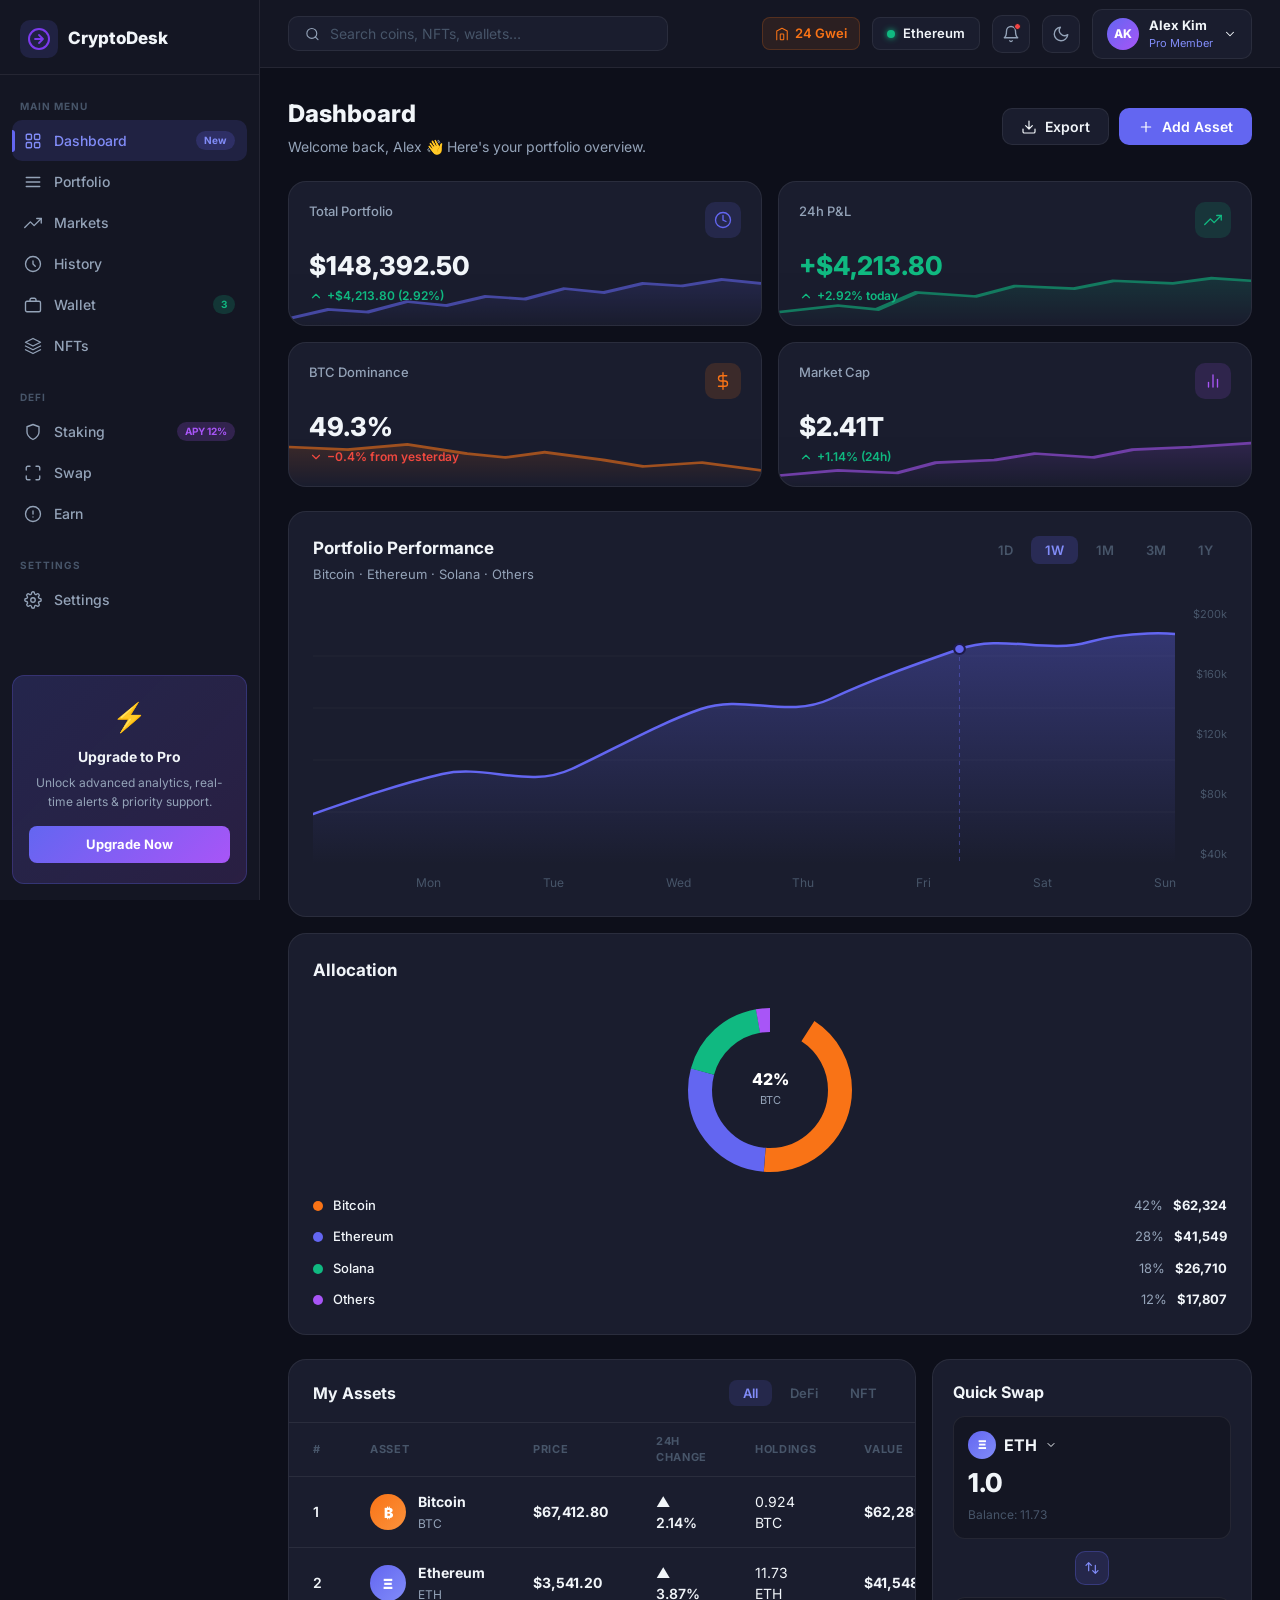
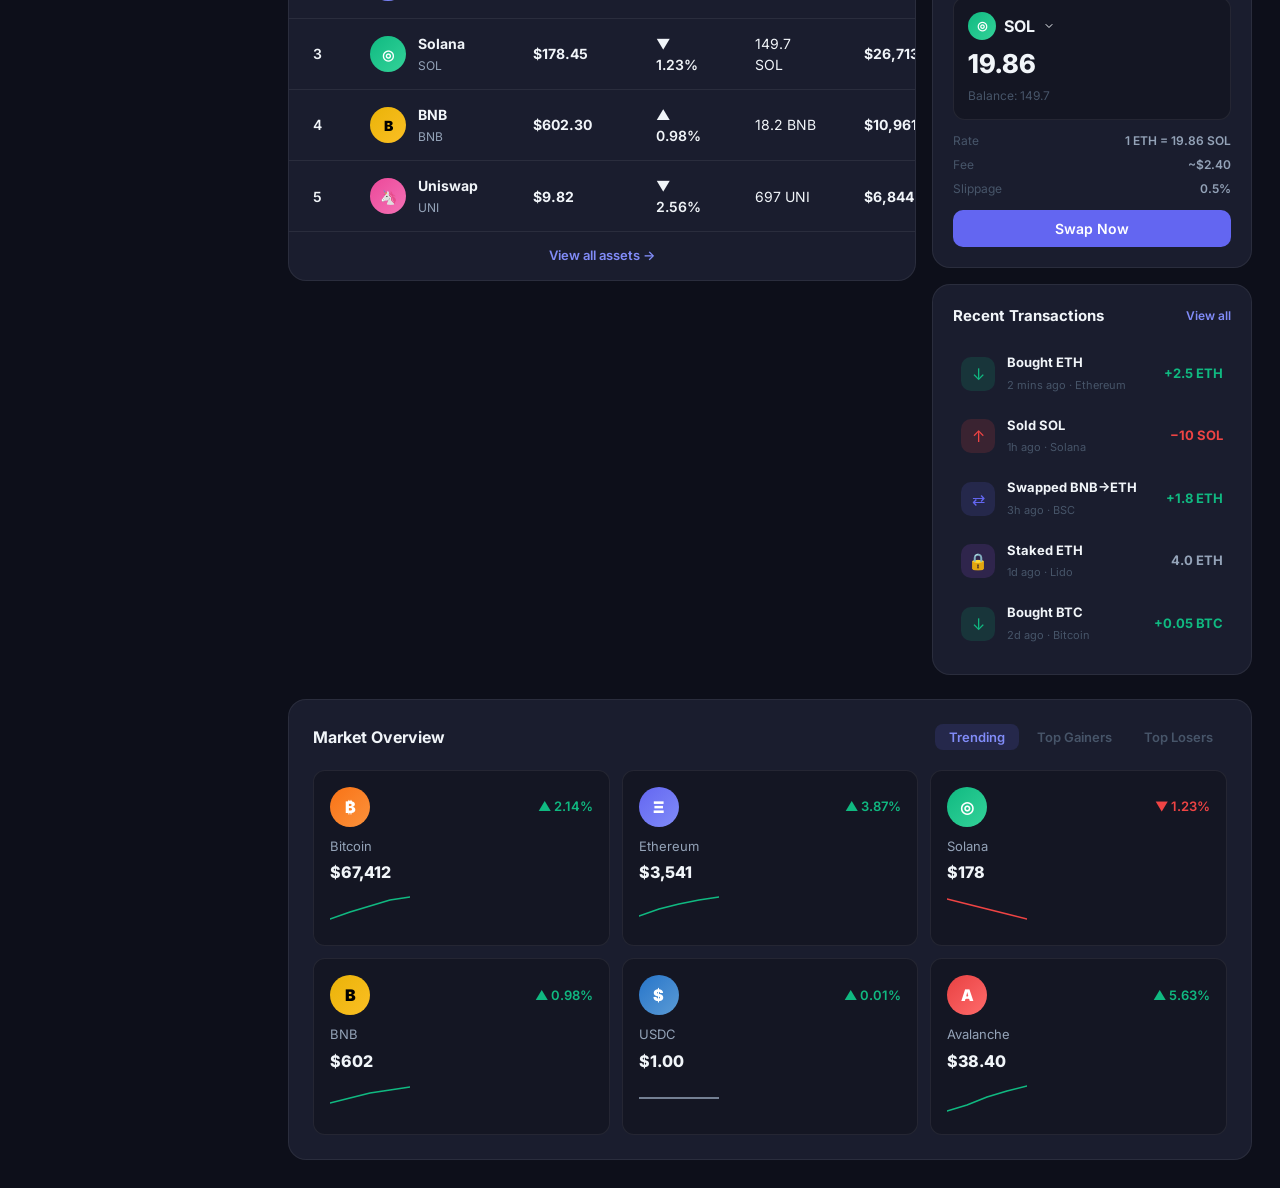
<file: dashboard/index.html>
<!DOCTYPE html>
<html lang="en">
<head>
  <meta charset="UTF-8" />
  <meta name="viewport" content="width=device-width, initial-scale=1.0" />
  <title>CryptoDesk — DeFi Dashboard</title>
  <link rel="preconnect" href="https://fonts.googleapis.com" />
  <link rel="preconnect" href="https://fonts.gstatic.com" crossorigin />
  <link href="https://fonts.googleapis.com/css2?family=Inter:wght@400;500;600;700;800&display=swap" rel="stylesheet" />
  <link rel="stylesheet" href="css/dashboard.css" />
</head>
<body>

<!-- ═══════════════════════════════
     SIDEBAR
═══════════════════════════════ -->
<aside class="sidebar" id="sidebar">
  <!-- Logo -->
  <div class="sidebar__logo">
    <div class="logo-icon">
      <svg width="22" height="22" viewBox="0 0 22 22" fill="none">
        <circle cx="11" cy="11" r="10" stroke="#7c3aed" stroke-width="2"/>
        <path d="M7 11h8M11 7l4 4-4 4" stroke="#7c3aed" stroke-width="1.8" stroke-linecap="round" stroke-linejoin="round"/>
      </svg>
    </div>
    <span class="logo-text">CryptoDesk</span>
    <button class="sidebar__close" id="sidebar-close">✕</button>
  </div>

  <!-- Nav -->
  <nav class="sidebar__nav">
    <div class="nav-group">
      <span class="nav-label">MAIN MENU</span>
      <a href="#" class="nav-item nav-item--active">
        <svg viewBox="0 0 24 24" fill="none"><rect x="3" y="3" width="7" height="7" rx="1.5" stroke="currentColor" stroke-width="1.8"/><rect x="14" y="3" width="7" height="7" rx="1.5" stroke="currentColor" stroke-width="1.8"/><rect x="3" y="14" width="7" height="7" rx="1.5" stroke="currentColor" stroke-width="1.8"/><rect x="14" y="14" width="7" height="7" rx="1.5" stroke="currentColor" stroke-width="1.8"/></svg>
        Dashboard
        <span class="nav-badge">New</span>
      </a>
      <a href="#" class="nav-item">
        <svg viewBox="0 0 24 24" fill="none"><path d="M3 12h18M3 6h18M3 18h18" stroke="currentColor" stroke-width="1.8" stroke-linecap="round"/></svg>
        Portfolio
      </a>
      <a href="#" class="nav-item">
        <svg viewBox="0 0 24 24" fill="none"><polyline points="23 6 13.5 15.5 8.5 10.5 1 18" stroke="currentColor" stroke-width="1.8" stroke-linecap="round" stroke-linejoin="round"/><polyline points="17 6 23 6 23 12" stroke="currentColor" stroke-width="1.8" stroke-linecap="round" stroke-linejoin="round"/></svg>
        Markets
      </a>
      <a href="#" class="nav-item">
        <svg viewBox="0 0 24 24" fill="none"><path d="M12 2a10 10 0 100 20A10 10 0 0012 2z" stroke="currentColor" stroke-width="1.8"/><path d="M12 8v4l3 3" stroke="currentColor" stroke-width="1.8" stroke-linecap="round"/></svg>
        History
      </a>
      <a href="#" class="nav-item">
        <svg viewBox="0 0 24 24" fill="none"><rect x="2" y="7" width="20" height="14" rx="2" stroke="currentColor" stroke-width="1.8"/><path d="M16 7V5a2 2 0 00-2-2h-4a2 2 0 00-2 2v2" stroke="currentColor" stroke-width="1.8" stroke-linecap="round"/></svg>
        Wallet
        <span class="nav-badge nav-badge--green">3</span>
      </a>
      <a href="#" class="nav-item">
        <svg viewBox="0 0 24 24" fill="none"><path d="M12 2L2 7l10 5 10-5-10-5z" stroke="currentColor" stroke-width="1.8" stroke-linecap="round" stroke-linejoin="round"/><path d="M2 17l10 5 10-5M2 12l10 5 10-5" stroke="currentColor" stroke-width="1.8" stroke-linecap="round" stroke-linejoin="round"/></svg>
        NFTs
      </a>
    </div>

    <div class="nav-group">
      <span class="nav-label">DEFI</span>
      <a href="#" class="nav-item">
        <svg viewBox="0 0 24 24" fill="none"><path d="M12 22s8-4 8-10V5l-8-3-8 3v7c0 6 8 10 8 10z" stroke="currentColor" stroke-width="1.8" stroke-linecap="round" stroke-linejoin="round"/></svg>
        Staking
        <span class="nav-badge nav-badge--purple">APY 12%</span>
      </a>
      <a href="#" class="nav-item">
        <svg viewBox="0 0 24 24" fill="none"><path d="M8 3H5a2 2 0 00-2 2v3M21 8V5a2 2 0 00-2-2h-3M3 16v3a2 2 0 002 2h3M16 21h3a2 2 0 002-2v-3" stroke="currentColor" stroke-width="1.8" stroke-linecap="round" stroke-linejoin="round"/></svg>
        Swap
      </a>
      <a href="#" class="nav-item">
        <svg viewBox="0 0 24 24" fill="none"><circle cx="12" cy="12" r="10" stroke="currentColor" stroke-width="1.8"/><path d="M12 8v4M12 16h.01" stroke="currentColor" stroke-width="1.8" stroke-linecap="round"/></svg>
        Earn
      </a>
    </div>

    <div class="nav-group">
      <span class="nav-label">SETTINGS</span>
      <a href="#" class="nav-item">
        <svg viewBox="0 0 24 24" fill="none"><circle cx="12" cy="12" r="3" stroke="currentColor" stroke-width="1.8"/><path d="M19.4 15a1.65 1.65 0 00.33 1.82l.06.06a2 2 0 010 2.83 2 2 0 01-2.83 0l-.06-.06a1.65 1.65 0 00-1.82-.33 1.65 1.65 0 00-1 1.51V21a2 2 0 01-4 0v-.09A1.65 1.65 0 009 19.4a1.65 1.65 0 00-1.82.33l-.06.06a2 2 0 01-2.83-2.83l.06-.06A1.65 1.65 0 004.68 15a1.65 1.65 0 00-1.51-1H3a2 2 0 010-4h.09A1.65 1.65 0 004.6 9a1.65 1.65 0 00-.33-1.82l-.06-.06a2 2 0 012.83-2.83l.06.06A1.65 1.65 0 009 4.68a1.65 1.65 0 001-1.51V3a2 2 0 014 0v.09a1.65 1.65 0 001 1.51 1.65 1.65 0 001.82-.33l.06-.06a2 2 0 012.83 2.83l-.06.06A1.65 1.65 0 0019.4 9a1.65 1.65 0 001.51 1H21a2 2 0 010 4h-.09a1.65 1.65 0 00-1.51 1z" stroke="currentColor" stroke-width="1.8"/></svg>
        Settings
      </a>
    </div>
  </nav>

  <!-- Upgrade Banner -->
  <div class="sidebar__upgrade">
    <div class="upgrade-icon">⚡</div>
    <p class="upgrade-title">Upgrade to Pro</p>
    <p class="upgrade-sub">Unlock advanced analytics, real-time alerts & priority support.</p>
    <a href="#" class="btn-upgrade">Upgrade Now</a>
  </div>
</aside>

<!-- ═══════════════════════════════
     MAIN CONTENT
═══════════════════════════════ -->
<div class="main-wrapper">

  <!-- ── TOPBAR ── -->
  <header class="topbar">
    <div class="topbar__left">
      <button class="hamburger" id="hamburger">
        <span></span><span></span><span></span>
      </button>
      <div class="topbar__search">
        <svg width="16" height="16" viewBox="0 0 24 24" fill="none"><circle cx="11" cy="11" r="8" stroke="currentColor" stroke-width="1.8"/><path d="M21 21l-4.35-4.35" stroke="currentColor" stroke-width="1.8" stroke-linecap="round"/></svg>
        <input type="text" placeholder="Search coins, NFTs, wallets…" />
      </div>
    </div>

    <div class="topbar__right">
      <!-- Gas -->
      <div class="topbar__gas">
        <svg width="14" height="14" viewBox="0 0 24 24" fill="none"><path d="M3 22V7l9-5 9 5v15" stroke="#f97316" stroke-width="1.8" stroke-linecap="round" stroke-linejoin="round"/><rect x="9" y="12" width="6" height="10" rx="1" stroke="#f97316" stroke-width="1.8"/></svg>
        <span id="gas-price">24 Gwei</span>
      </div>

      <!-- Network -->
      <div class="topbar__network">
        <span class="network-dot"></span>
        Ethereum
      </div>

      <!-- Notifications -->
      <button class="topbar__icon-btn" aria-label="Notifications">
        <svg width="18" height="18" viewBox="0 0 24 24" fill="none"><path d="M18 8A6 6 0 006 8c0 7-3 9-3 9h18s-3-2-3-9" stroke="currentColor" stroke-width="1.8" stroke-linecap="round" stroke-linejoin="round"/><path d="M13.73 21a2 2 0 01-3.46 0" stroke="currentColor" stroke-width="1.8" stroke-linecap="round" stroke-linejoin="round"/></svg>
        <span class="notif-dot"></span>
      </button>

      <!-- Theme -->
      <button class="topbar__icon-btn" id="theme-toggle" aria-label="Toggle theme">
        <svg width="18" height="18" viewBox="0 0 24 24" fill="none"><path d="M21 12.79A9 9 0 1111.21 3 7 7 0 0021 12.79z" stroke="currentColor" stroke-width="1.8" stroke-linecap="round" stroke-linejoin="round"/></svg>
      </button>

      <!-- User -->
      <div class="topbar__user">
        <div class="user-avatar">AK</div>
        <div class="user-info">
          <span class="user-name">Alex Kim</span>
          <span class="user-tag">Pro Member</span>
        </div>
        <svg width="14" height="14" viewBox="0 0 24 24" fill="none"><polyline points="6 9 12 15 18 9" stroke="currentColor" stroke-width="1.8" stroke-linecap="round" stroke-linejoin="round"/></svg>
      </div>
    </div>
  </header>

  <!-- ── PAGE CONTENT ── -->
  <main class="page-content">

    <!-- Page Title -->
    <div class="page-title">
      <div>
        <h1>Dashboard</h1>
        <p>Welcome back, Alex 👋 Here's your portfolio overview.</p>
      </div>
      <div class="page-title__actions">
        <button class="btn btn--outline">
          <svg width="16" height="16" viewBox="0 0 24 24" fill="none"><path d="M21 15v4a2 2 0 01-2 2H5a2 2 0 01-2-2v-4M7 10l5 5 5-5M12 15V3" stroke="currentColor" stroke-width="1.8" stroke-linecap="round" stroke-linejoin="round"/></svg>
          Export
        </button>
        <button class="btn btn--primary">
          <svg width="16" height="16" viewBox="0 0 24 24" fill="none"><line x1="12" y1="5" x2="12" y2="19" stroke="currentColor" stroke-width="1.8" stroke-linecap="round"/><line x1="5" y1="12" x2="19" y2="12" stroke="currentColor" stroke-width="1.8" stroke-linecap="round"/></svg>
          Add Asset
        </button>
      </div>
    </div>

    <!-- ─ STAT CARDS ─ -->
    <div class="stat-cards">
      <div class="stat-card">
        <div class="stat-card__header">
          <span class="stat-card__label">Total Portfolio</span>
          <div class="stat-card__icon stat-card__icon--blue">
            <svg viewBox="0 0 24 24" fill="none"><path d="M12 2a10 10 0 100 20A10 10 0 0012 2z" stroke="currentColor" stroke-width="1.8"/><path d="M12 6v6l4 2" stroke="currentColor" stroke-width="1.8" stroke-linecap="round"/></svg>
          </div>
        </div>
        <div class="stat-card__value" id="total-portfolio">$148,392.50</div>
        <div class="stat-card__change stat-card__change--up">
          <svg viewBox="0 0 24 24" fill="none" width="14" height="14"><polyline points="18 15 12 9 6 15" stroke="currentColor" stroke-width="2" stroke-linecap="round" stroke-linejoin="round"/></svg>
          +$4,213.80 (2.92%)
        </div>
        <div class="stat-card__sparkline">
          <svg viewBox="0 0 120 40" fill="none" preserveAspectRatio="none">
            <defs><linearGradient id="sg1" x1="0" y1="0" x2="0" y2="1"><stop offset="0%" stop-color="#6366f1" stop-opacity="0.25"/><stop offset="100%" stop-color="#6366f1" stop-opacity="0"/></linearGradient></defs>
            <path d="M0 35 L10 28 L20 30 L30 22 L40 25 L50 18 L60 20 L70 12 L80 15 L90 8 L100 10 L110 5 L120 8" stroke="#6366f1" stroke-width="2" fill="none" stroke-linecap="round"/>
            <path d="M0 35 L10 28 L20 30 L30 22 L40 25 L50 18 L60 20 L70 12 L80 15 L90 8 L100 10 L110 5 L120 8 L120 40 L0 40Z" fill="url(#sg1)"/>
          </svg>
        </div>
      </div>

      <div class="stat-card">
        <div class="stat-card__header">
          <span class="stat-card__label">24h P&amp;L</span>
          <div class="stat-card__icon stat-card__icon--green">
            <svg viewBox="0 0 24 24" fill="none"><polyline points="23 6 13.5 15.5 8.5 10.5 1 18" stroke="currentColor" stroke-width="1.8" stroke-linecap="round" stroke-linejoin="round"/><polyline points="17 6 23 6 23 12" stroke="currentColor" stroke-width="1.8" stroke-linecap="round" stroke-linejoin="round"/></svg>
          </div>
        </div>
        <div class="stat-card__value stat-card__value--green">+$4,213.80</div>
        <div class="stat-card__change stat-card__change--up">
          <svg viewBox="0 0 24 24" fill="none" width="14" height="14"><polyline points="18 15 12 9 6 15" stroke="currentColor" stroke-width="2" stroke-linecap="round" stroke-linejoin="round"/></svg>
          +2.92% today
        </div>
        <div class="stat-card__sparkline">
          <svg viewBox="0 0 120 40" fill="none" preserveAspectRatio="none">
            <defs><linearGradient id="sg2" x1="0" y1="0" x2="0" y2="1"><stop offset="0%" stop-color="#10b981" stop-opacity="0.25"/><stop offset="100%" stop-color="#10b981" stop-opacity="0"/></linearGradient></defs>
            <path d="M0 30 L15 25 L25 28 L35 15 L50 18 L60 10 L75 12 L85 6 L100 8 L110 4 L120 6" stroke="#10b981" stroke-width="2" fill="none" stroke-linecap="round"/>
            <path d="M0 30 L15 25 L25 28 L35 15 L50 18 L60 10 L75 12 L85 6 L100 8 L110 4 L120 6 L120 40 L0 40Z" fill="url(#sg2)"/>
          </svg>
        </div>
      </div>

      <div class="stat-card">
        <div class="stat-card__header">
          <span class="stat-card__label">BTC Dominance</span>
          <div class="stat-card__icon stat-card__icon--orange">
            <svg viewBox="0 0 24 24" fill="none"><path d="M12 1v22M17 5H9.5a3.5 3.5 0 000 7h5a3.5 3.5 0 010 7H6" stroke="currentColor" stroke-width="1.8" stroke-linecap="round" stroke-linejoin="round"/></svg>
          </div>
        </div>
        <div class="stat-card__value">49.3%</div>
        <div class="stat-card__change stat-card__change--down">
          <svg viewBox="0 0 24 24" fill="none" width="14" height="14"><polyline points="6 9 12 15 18 9" stroke="currentColor" stroke-width="2" stroke-linecap="round" stroke-linejoin="round"/></svg>
          −0.4% from yesterday
        </div>
        <div class="stat-card__sparkline">
          <svg viewBox="0 0 120 40" fill="none" preserveAspectRatio="none">
            <defs><linearGradient id="sg3" x1="0" y1="0" x2="0" y2="1"><stop offset="0%" stop-color="#f97316" stop-opacity="0.25"/><stop offset="100%" stop-color="#f97316" stop-opacity="0"/></linearGradient></defs>
            <path d="M0 10 L15 12 L30 8 L45 15 L55 18 L65 14 L80 20 L90 25 L105 22 L120 28" stroke="#f97316" stroke-width="2" fill="none" stroke-linecap="round"/>
            <path d="M0 10 L15 12 L30 8 L45 15 L55 18 L65 14 L80 20 L90 25 L105 22 L120 28 L120 40 L0 40Z" fill="url(#sg3)"/>
          </svg>
        </div>
      </div>

      <div class="stat-card">
        <div class="stat-card__header">
          <span class="stat-card__label">Market Cap</span>
          <div class="stat-card__icon stat-card__icon--purple">
            <svg viewBox="0 0 24 24" fill="none"><line x1="18" y1="20" x2="18" y2="10" stroke="currentColor" stroke-width="1.8" stroke-linecap="round"/><line x1="12" y1="20" x2="12" y2="4" stroke="currentColor" stroke-width="1.8" stroke-linecap="round"/><line x1="6" y1="20" x2="6" y2="14" stroke="currentColor" stroke-width="1.8" stroke-linecap="round"/></svg>
          </div>
        </div>
        <div class="stat-card__value">$2.41T</div>
        <div class="stat-card__change stat-card__change--up">
          <svg viewBox="0 0 24 24" fill="none" width="14" height="14"><polyline points="18 15 12 9 6 15" stroke="currentColor" stroke-width="2" stroke-linecap="round" stroke-linejoin="round"/></svg>
          +1.14% (24h)
        </div>
        <div class="stat-card__sparkline">
          <svg viewBox="0 0 120 40" fill="none" preserveAspectRatio="none">
            <defs><linearGradient id="sg4" x1="0" y1="0" x2="0" y2="1"><stop offset="0%" stop-color="#a855f7" stop-opacity="0.25"/><stop offset="100%" stop-color="#a855f7" stop-opacity="0"/></linearGradient></defs>
            <path d="M0 32 L15 28 L30 30 L40 22 L55 20 L65 15 L80 18 L90 12 L105 10 L120 7" stroke="#a855f7" stroke-width="2" fill="none" stroke-linecap="round"/>
            <path d="M0 32 L15 28 L30 30 L40 22 L55 20 L65 15 L80 18 L90 12 L105 10 L120 7 L120 40 L0 40Z" fill="url(#sg4)"/>
          </svg>
        </div>
      </div>
    </div>

    <!-- ─ CHART + ALLOCATION ─ -->
    <div class="chart-section">
      <!-- Main Chart -->
      <div class="chart-card">
        <div class="chart-card__header">
          <div>
            <h2 class="chart-card__title">Portfolio Performance</h2>
            <p class="chart-card__sub">Bitcoin · Ethereum · Solana · Others</p>
          </div>
          <div class="chart-tabs">
            <button class="chart-tab">1D</button>
            <button class="chart-tab chart-tab--active">1W</button>
            <button class="chart-tab">1M</button>
            <button class="chart-tab">3M</button>
            <button class="chart-tab">1Y</button>
          </div>
        </div>

        <!-- SVG Chart -->
        <div class="chart-wrap">
          <svg id="main-chart" viewBox="0 0 800 260" preserveAspectRatio="none" fill="none">
            <defs>
              <linearGradient id="chartGrad" x1="0" y1="0" x2="0" y2="1">
                <stop offset="0%" stop-color="#6366f1" stop-opacity="0.35"/>
                <stop offset="100%" stop-color="#6366f1" stop-opacity="0"/>
              </linearGradient>
            </defs>
            <!-- Grid lines -->
            <line x1="0" y1="52" x2="800" y2="52" stroke="#ffffff08" stroke-width="1"/>
            <line x1="0" y1="104" x2="800" y2="104" stroke="#ffffff08" stroke-width="1"/>
            <line x1="0" y1="156" x2="800" y2="156" stroke="#ffffff08" stroke-width="1"/>
            <line x1="0" y1="208" x2="800" y2="208" stroke="#ffffff08" stroke-width="1"/>
            <!-- Area -->
            <path id="chart-area" d="M0 210 C40 195,80 180,120 170 C160 160,200 185,240 165 C280 145,320 120,360 105 C400 90,440 115,480 95 C520 75,560 60,600 45 C640 30,680 50,720 38 C760 26,800 30,800 30 L800 260 L0 260 Z" fill="url(#chartGrad)"/>
            <!-- Line -->
            <path id="chart-line" d="M0 210 C40 195,80 180,120 170 C160 160,200 185,240 165 C280 145,320 120,360 105 C400 90,440 115,480 95 C520 75,560 60,600 45 C640 30,680 50,720 38 C760 26,800 30,800 30" stroke="#6366f1" stroke-width="2.5" stroke-linecap="round"/>
            <!-- Tooltip dot -->
            <circle cx="600" cy="45" r="5" fill="#6366f1" stroke="#1e1b4b" stroke-width="2"/>
            <line x1="600" y1="45" x2="600" y2="260" stroke="#6366f1" stroke-width="1" stroke-dasharray="4 4" opacity="0.4"/>
          </svg>
          <!-- Y labels -->
          <div class="chart-y-labels">
            <span>$200k</span>
            <span>$160k</span>
            <span>$120k</span>
            <span>$80k</span>
            <span>$40k</span>
          </div>
        </div>

        <!-- X axis labels -->
        <div class="chart-x-labels">
          <span>Mon</span><span>Tue</span><span>Wed</span><span>Thu</span><span>Fri</span><span>Sat</span><span>Sun</span>
        </div>
      </div>

      <!-- Allocation -->
      <div class="allocation-card">
        <h2 class="chart-card__title">Allocation</h2>
        <div class="donut-wrap">
          <svg viewBox="0 0 180 180" class="donut-chart">
            <!-- BTC 42% -->
            <circle cx="90" cy="90" r="70" fill="none" stroke="#f97316" stroke-width="24" stroke-dasharray="184.93 439.82" stroke-dashoffset="-40" transform="rotate(-90 90 90)"/>
            <!-- ETH 28% -->
            <circle cx="90" cy="90" r="70" fill="none" stroke="#6366f1" stroke-width="24" stroke-dasharray="123.15 501.60" stroke-dashoffset="-225" transform="rotate(-90 90 90)"/>
            <!-- SOL 18% -->
            <circle cx="90" cy="90" r="70" fill="none" stroke="#10b981" stroke-width="24" stroke-dasharray="79.17 545.58" stroke-dashoffset="-348" transform="rotate(-90 90 90)"/>
            <!-- Others 12% -->
            <circle cx="90" cy="90" r="70" fill="none" stroke="#a855f7" stroke-width="24" stroke-dasharray="52.78 571.97" stroke-dashoffset="-427" transform="rotate(-90 90 90)"/>
            <text x="90" y="85" text-anchor="middle" fill="white" font-size="16" font-weight="800" font-family="Inter">42%</text>
            <text x="90" y="104" text-anchor="middle" fill="#94a3b8" font-size="11" font-family="Inter">BTC</text>
          </svg>
        </div>
        <ul class="alloc-list">
          <li class="alloc-item">
            <span class="alloc-dot" style="background:#f97316"></span>
            <span class="alloc-name">Bitcoin</span>
            <span class="alloc-pct">42%</span>
            <span class="alloc-val">$62,324</span>
          </li>
          <li class="alloc-item">
            <span class="alloc-dot" style="background:#6366f1"></span>
            <span class="alloc-name">Ethereum</span>
            <span class="alloc-pct">28%</span>
            <span class="alloc-val">$41,549</span>
          </li>
          <li class="alloc-item">
            <span class="alloc-dot" style="background:#10b981"></span>
            <span class="alloc-name">Solana</span>
            <span class="alloc-pct">18%</span>
            <span class="alloc-val">$26,710</span>
          </li>
          <li class="alloc-item">
            <span class="alloc-dot" style="background:#a855f7"></span>
            <span class="alloc-name">Others</span>
            <span class="alloc-pct">12%</span>
            <span class="alloc-val">$17,807</span>
          </li>
        </ul>
      </div>
    </div>

    <!-- ─ ASSETS TABLE + TRANSACTIONS ─ -->
    <div class="bottom-section">

      <!-- Assets Table -->
      <div class="assets-card">
        <div class="assets-card__header">
          <h2>My Assets</h2>
          <div class="assets-filter">
            <button class="filter-btn filter-btn--active">All</button>
            <button class="filter-btn">DeFi</button>
            <button class="filter-btn">NFT</button>
          </div>
        </div>

        <table class="assets-table">
          <thead>
            <tr>
              <th>#</th>
              <th>Asset</th>
              <th>Price</th>
              <th>24h Change</th>
              <th>Holdings</th>
              <th>Value</th>
              <th>7D Chart</th>
              <th></th>
            </tr>
          </thead>
          <tbody id="assets-tbody">
            <tr>
              <td class="rank">1</td>
              <td class="asset-name">
                <div class="coin-icon coin-icon--btc">₿</div>
                <div><strong>Bitcoin</strong><span>BTC</span></div>
              </td>
              <td class="price" data-id="btc">$67,412.80</td>
              <td class="change change--up">▲ 2.14%</td>
              <td>0.924 BTC</td>
              <td class="value">$62,289.33</td>
              <td><svg class="mini-chart" viewBox="0 0 80 30" fill="none"><path d="M0 25 L10 20 L20 22 L30 14 L40 16 L50 8 L60 10 L70 4 L80 6" stroke="#10b981" stroke-width="1.5" fill="none" stroke-linecap="round"/></svg></td>
              <td><button class="trade-btn">Trade</button></td>
            </tr>
            <tr>
              <td class="rank">2</td>
              <td class="asset-name">
                <div class="coin-icon coin-icon--eth">Ξ</div>
                <div><strong>Ethereum</strong><span>ETH</span></div>
              </td>
              <td class="price" data-id="eth">$3,541.20</td>
              <td class="change change--up">▲ 3.87%</td>
              <td>11.73 ETH</td>
              <td class="value">$41,548.28</td>
              <td><svg class="mini-chart" viewBox="0 0 80 30" fill="none"><path d="M0 22 L10 18 L20 20 L30 10 L40 14 L50 6 L60 9 L70 3 L80 5" stroke="#10b981" stroke-width="1.5" fill="none" stroke-linecap="round"/></svg></td>
              <td><button class="trade-btn">Trade</button></td>
            </tr>
            <tr>
              <td class="rank">3</td>
              <td class="asset-name">
                <div class="coin-icon coin-icon--sol">◎</div>
                <div><strong>Solana</strong><span>SOL</span></div>
              </td>
              <td class="price" data-id="sol">$178.45</td>
              <td class="change change--down">▼ 1.23%</td>
              <td>149.7 SOL</td>
              <td class="value">$26,713.97</td>
              <td><svg class="mini-chart" viewBox="0 0 80 30" fill="none"><path d="M0 8 L10 12 L20 10 L30 18 L40 15 L50 22 L60 18 L70 24 L80 20" stroke="#ef4444" stroke-width="1.5" fill="none" stroke-linecap="round"/></svg></td>
              <td><button class="trade-btn">Trade</button></td>
            </tr>
            <tr>
              <td class="rank">4</td>
              <td class="asset-name">
                <div class="coin-icon coin-icon--bnb">B</div>
                <div><strong>BNB</strong><span>BNB</span></div>
              </td>
              <td class="price" data-id="bnb">$602.30</td>
              <td class="change change--up">▲ 0.98%</td>
              <td>18.2 BNB</td>
              <td class="value">$10,961.86</td>
              <td><svg class="mini-chart" viewBox="0 0 80 30" fill="none"><path d="M0 20 L10 16 L20 18 L30 12 L40 14 L50 8 L60 11 L70 6 L80 8" stroke="#10b981" stroke-width="1.5" fill="none" stroke-linecap="round"/></svg></td>
              <td><button class="trade-btn">Trade</button></td>
            </tr>
            <tr>
              <td class="rank">5</td>
              <td class="asset-name">
                <div class="coin-icon coin-icon--uni">🦄</div>
                <div><strong>Uniswap</strong><span>UNI</span></div>
              </td>
              <td class="price" data-id="uni">$9.82</td>
              <td class="change change--down">▼ 2.56%</td>
              <td>697 UNI</td>
              <td class="value">$6,844.54</td>
              <td><svg class="mini-chart" viewBox="0 0 80 30" fill="none"><path d="M0 10 L10 14 L20 12 L30 20 L40 17 L50 24 L60 20 L70 26 L80 22" stroke="#ef4444" stroke-width="1.5" fill="none" stroke-linecap="round"/></svg></td>
              <td><button class="trade-btn">Trade</button></td>
            </tr>
          </tbody>
        </table>
        <a href="#" class="view-all">View all assets →</a>
      </div>

      <!-- Right column -->
      <div class="right-column">

        <!-- Quick Swap -->
        <div class="swap-card">
          <h2>Quick Swap</h2>
          <div class="swap-from">
            <div class="swap-token">
              <div class="coin-icon coin-icon--eth" style="width:28px;height:28px;font-size:12px">Ξ</div>
              <span>ETH</span>
              <svg width="12" height="12" viewBox="0 0 24 24" fill="none"><polyline points="6 9 12 15 18 9" stroke="currentColor" stroke-width="2" stroke-linecap="round" stroke-linejoin="round"/></svg>
            </div>
            <input type="number" class="swap-input" value="1.0" placeholder="0.0"/>
            <span class="swap-balance">Balance: 11.73</span>
          </div>

          <div class="swap-arrow-row">
            <button class="swap-arrow-btn" id="swap-flip">
              <svg width="16" height="16" viewBox="0 0 24 24" fill="none"><path d="M7 16V4M7 4L3 8M7 4l4 4M17 8v12M17 20l4-4M17 20l-4-4" stroke="currentColor" stroke-width="1.8" stroke-linecap="round" stroke-linejoin="round"/></svg>
            </button>
          </div>

          <div class="swap-from">
            <div class="swap-token">
              <div class="coin-icon coin-icon--sol" style="width:28px;height:28px;font-size:12px">◎</div>
              <span>SOL</span>
              <svg width="12" height="12" viewBox="0 0 24 24" fill="none"><polyline points="6 9 12 15 18 9" stroke="currentColor" stroke-width="2" stroke-linecap="round" stroke-linejoin="round"/></svg>
            </div>
            <input type="number" class="swap-input" value="19.86" placeholder="0.0"/>
            <span class="swap-balance">Balance: 149.7</span>
          </div>

          <div class="swap-details">
            <div class="swap-detail-row"><span>Rate</span><span>1 ETH = 19.86 SOL</span></div>
            <div class="swap-detail-row"><span>Fee</span><span>~$2.40</span></div>
            <div class="swap-detail-row"><span>Slippage</span><span>0.5%</span></div>
          </div>

          <button class="btn btn--primary btn--full">Swap Now</button>
        </div>

        <!-- Recent Transactions -->
        <div class="tx-card">
          <div class="tx-card__header">
            <h2>Recent Transactions</h2>
            <a href="#" class="view-all-link">View all</a>
          </div>
          <ul class="tx-list">
            <li class="tx-item">
              <div class="tx-icon tx-icon--buy">↓</div>
              <div class="tx-info">
                <strong>Bought ETH</strong>
                <span>2 mins ago · Ethereum</span>
              </div>
              <div class="tx-amount tx-amount--buy">+2.5 ETH</div>
            </li>
            <li class="tx-item">
              <div class="tx-icon tx-icon--sell">↑</div>
              <div class="tx-info">
                <strong>Sold SOL</strong>
                <span>1h ago · Solana</span>
              </div>
              <div class="tx-amount tx-amount--sell">−10 SOL</div>
            </li>
            <li class="tx-item">
              <div class="tx-icon tx-icon--swap">⇄</div>
              <div class="tx-info">
                <strong>Swapped BNB→ETH</strong>
                <span>3h ago · BSC</span>
              </div>
              <div class="tx-amount tx-amount--buy">+1.8 ETH</div>
            </li>
            <li class="tx-item">
              <div class="tx-icon tx-icon--stake">🔒</div>
              <div class="tx-info">
                <strong>Staked ETH</strong>
                <span>1d ago · Lido</span>
              </div>
              <div class="tx-amount">4.0 ETH</div>
            </li>
            <li class="tx-item">
              <div class="tx-icon tx-icon--buy">↓</div>
              <div class="tx-info">
                <strong>Bought BTC</strong>
                <span>2d ago · Bitcoin</span>
              </div>
              <div class="tx-amount tx-amount--buy">+0.05 BTC</div>
            </li>
          </ul>
        </div>

      </div><!-- /right-column -->
    </div><!-- /bottom-section -->

    <!-- ─ MARKET OVERVIEW ─ -->
    <div class="market-card">
      <div class="market-card__header">
        <h2>Market Overview</h2>
        <div class="market-tabs">
          <button class="filter-btn filter-btn--active">Trending</button>
          <button class="filter-btn">Top Gainers</button>
          <button class="filter-btn">Top Losers</button>
        </div>
      </div>
      <div class="market-grid">
        <div class="market-item">
          <div class="market-item__top">
            <div class="coin-icon coin-icon--btc" style="width:40px;height:40px;font-size:16px">₿</div>
            <span class="change change--up">▲ 2.14%</span>
          </div>
          <p class="market-name">Bitcoin</p>
          <p class="market-price">$67,412</p>
          <svg viewBox="0 0 80 30" fill="none" class="mini-chart"><path d="M0 25 L20 18 L40 12 L60 6 L80 3" stroke="#10b981" stroke-width="1.5" fill="none" stroke-linecap="round"/></svg>
        </div>
        <div class="market-item">
          <div class="market-item__top">
            <div class="coin-icon coin-icon--eth" style="width:40px;height:40px;font-size:16px">Ξ</div>
            <span class="change change--up">▲ 3.87%</span>
          </div>
          <p class="market-name">Ethereum</p>
          <p class="market-price">$3,541</p>
          <svg viewBox="0 0 80 30" fill="none" class="mini-chart"><path d="M0 22 L20 15 L40 10 L60 6 L80 3" stroke="#10b981" stroke-width="1.5" fill="none" stroke-linecap="round"/></svg>
        </div>
        <div class="market-item">
          <div class="market-item__top">
            <div class="coin-icon coin-icon--sol" style="width:40px;height:40px;font-size:16px">◎</div>
            <span class="change change--down">▼ 1.23%</span>
          </div>
          <p class="market-name">Solana</p>
          <p class="market-price">$178</p>
          <svg viewBox="0 0 80 30" fill="none" class="mini-chart"><path d="M0 5 L20 10 L40 15 L60 20 L80 25" stroke="#ef4444" stroke-width="1.5" fill="none" stroke-linecap="round"/></svg>
        </div>
        <div class="market-item">
          <div class="market-item__top">
            <div class="coin-icon coin-icon--bnb" style="width:40px;height:40px;font-size:16px">B</div>
            <span class="change change--up">▲ 0.98%</span>
          </div>
          <p class="market-name">BNB</p>
          <p class="market-price">$602</p>
          <svg viewBox="0 0 80 30" fill="none" class="mini-chart"><path d="M0 20 L20 15 L40 10 L60 7 L80 4" stroke="#10b981" stroke-width="1.5" fill="none" stroke-linecap="round"/></svg>
        </div>
        <div class="market-item">
          <div class="market-item__top">
            <div class="coin-icon" style="width:40px;height:40px;font-size:16px;background:linear-gradient(135deg,#2775ca,#5b9bd5)">$</div>
            <span class="change change--up">▲ 0.01%</span>
          </div>
          <p class="market-name">USDC</p>
          <p class="market-price">$1.00</p>
          <svg viewBox="0 0 80 30" fill="none" class="mini-chart"><path d="M0 15 L80 15" stroke="#94a3b8" stroke-width="1.5" fill="none" stroke-linecap="round"/></svg>
        </div>
        <div class="market-item">
          <div class="market-item__top">
            <div class="coin-icon" style="width:40px;height:40px;font-size:16px;background:linear-gradient(135deg,#e84142,#ff6b6b)">A</div>
            <span class="change change--up">▲ 5.63%</span>
          </div>
          <p class="market-name">Avalanche</p>
          <p class="market-price">$38.40</p>
          <svg viewBox="0 0 80 30" fill="none" class="mini-chart"><path d="M0 28 L20 22 L40 14 L60 8 L80 3" stroke="#10b981" stroke-width="1.5" fill="none" stroke-linecap="round"/></svg>
        </div>
      </div>
    </div>

  </main><!-- /page-content -->
</div><!-- /main-wrapper -->

<script src="js/dashboard.js"></script>
</body>
</html>
</file>
<file: dashboard/css/dashboard.css>
/* ============================================================
   CRYPTODESK — DeFi Dashboard Stylesheet
   ============================================================ */

/* ── Reset & Variables ── */
*, *::before, *::after { box-sizing: border-box; margin: 0; padding: 0; }

:root {
  /* Colors */
  --bg-base:    #0d0f1a;
  --bg-surface: #141623;
  --bg-card:    #1a1d2e;
  --bg-hover:   #20243a;
  --border:     rgba(255,255,255,.07);

  --blue:    #6366f1;
  --blue-lt: #818cf8;
  --green:   #10b981;
  --red:     #ef4444;
  --orange:  #f97316;
  --purple:  #a855f7;
  --yellow:  #eab308;

  --text-primary:   #f1f5f9;
  --text-secondary: #94a3b8;
  --text-muted:     #475569;

  --sidebar-w: 260px;
  --topbar-h:  68px;
  --radius:    12px;
  --radius-lg: 18px;
  --shadow:    0 4px 24px rgba(0,0,0,.35);
  --transition: .18s ease;

  --font: 'Inter', -apple-system, sans-serif;
}

/* Light theme overrides */
body.light {
  --bg-base:    #f1f5f9;
  --bg-surface: #fff;
  --bg-card:    #fff;
  --bg-hover:   #f8fafc;
  --border:     rgba(0,0,0,.07);
  --text-primary:   #0f172a;
  --text-secondary: #475569;
  --text-muted:     #94a3b8;
}

html { scroll-behavior: smooth; }

body {
  font-family: var(--font);
  font-size: 14px;
  line-height: 1.5;
  color: var(--text-primary);
  background: var(--bg-base);
  overflow-x: hidden;
}

a { text-decoration: none; color: inherit; }
ul { list-style: none; }
button { cursor: pointer; font-family: var(--font); }
input  { font-family: var(--font); }

/* Scrollbar */
::-webkit-scrollbar { width: 4px; height: 4px; }
::-webkit-scrollbar-track { background: transparent; }
::-webkit-scrollbar-thumb { background: var(--border); border-radius: 4px; }

/* ============================================================
   LAYOUT
   ============================================================ */
.main-wrapper {
  margin-left: var(--sidebar-w);
  min-height: 100vh;
  transition: margin-left var(--transition);
}

/* ============================================================
   SIDEBAR
   ============================================================ */
.sidebar {
  position: fixed;
  top: 0; left: 0; bottom: 0;
  width: var(--sidebar-w);
  background: var(--bg-surface);
  border-right: 1px solid var(--border);
  display: flex;
  flex-direction: column;
  z-index: 200;
  overflow-y: auto;
  transition: transform var(--transition);
}

.sidebar__logo {
  display: flex;
  align-items: center;
  gap: 10px;
  padding: 20px 20px 16px;
  border-bottom: 1px solid var(--border);
}
.logo-icon {
  width: 38px; height: 38px;
  background: rgba(99,102,241,.15);
  border-radius: 10px;
  display: flex;
  align-items: center;
  justify-content: center;
  flex-shrink: 0;
}
.logo-text {
  font-size: 17px;
  font-weight: 800;
  color: var(--text-primary);
  flex: 1;
}
.sidebar__close {
  display: none;
  background: none;
  border: none;
  color: var(--text-secondary);
  font-size: 18px;
  padding: 4px;
}

/* Nav Groups */
.sidebar__nav {
  flex: 1;
  padding: 16px 12px;
  display: flex;
  flex-direction: column;
  gap: 8px;
}

.nav-group { margin-bottom: 8px; }

.nav-label {
  display: block;
  font-size: 10px;
  font-weight: 700;
  letter-spacing: .1em;
  color: var(--text-muted);
  padding: 8px 8px 6px;
}

.nav-item {
  display: flex;
  align-items: center;
  gap: 12px;
  padding: 10px 12px;
  border-radius: 10px;
  color: var(--text-secondary);
  font-size: 14px;
  font-weight: 500;
  transition: all var(--transition);
  position: relative;
}
.nav-item svg { width: 18px; height: 18px; flex-shrink: 0; }
.nav-item:hover { background: var(--bg-hover); color: var(--text-primary); }
.nav-item--active {
  background: rgba(99,102,241,.15);
  color: var(--blue-lt);
}
.nav-item--active::before {
  content: '';
  position: absolute;
  left: 0; top: 50%; transform: translateY(-50%);
  width: 3px; height: 22px;
  background: var(--blue);
  border-radius: 0 3px 3px 0;
}

.nav-badge {
  margin-left: auto;
  font-size: 10px;
  font-weight: 700;
  padding: 2px 8px;
  border-radius: 999px;
  background: rgba(99,102,241,.2);
  color: var(--blue-lt);
}
.nav-badge--green  { background: rgba(16,185,129,.2); color: var(--green); }
.nav-badge--purple { background: rgba(168,85,247,.2); color: var(--purple); }

/* Upgrade Banner */
.sidebar__upgrade {
  margin: 16px 12px;
  padding: 20px 16px;
  background: linear-gradient(135deg, rgba(99,102,241,.2), rgba(168,85,247,.15));
  border: 1px solid rgba(99,102,241,.25);
  border-radius: var(--radius);
  text-align: center;
}
.upgrade-icon { font-size: 28px; margin-bottom: 8px; }
.upgrade-title {
  font-size: 14px;
  font-weight: 700;
  color: var(--text-primary);
  margin-bottom: 6px;
}
.upgrade-sub {
  font-size: 12px;
  color: var(--text-secondary);
  margin-bottom: 14px;
  line-height: 1.6;
}
.btn-upgrade {
  display: block;
  background: linear-gradient(135deg, var(--blue), var(--purple));
  color: #fff;
  font-size: 13px;
  font-weight: 700;
  padding: 9px 16px;
  border-radius: 8px;
  border: none;
  cursor: pointer;
  transition: opacity var(--transition);
}
.btn-upgrade:hover { opacity: .88; }

/* ============================================================
   TOPBAR
   ============================================================ */
.topbar {
  position: sticky;
  top: 0;
  height: var(--topbar-h);
  background: var(--bg-surface);
  border-bottom: 1px solid var(--border);
  display: flex;
  align-items: center;
  justify-content: space-between;
  padding: 0 28px;
  gap: 20px;
  z-index: 100;
}

.topbar__left { display: flex; align-items: center; gap: 16px; flex: 1; }

.hamburger {
  display: none;
  flex-direction: column;
  gap: 5px;
  background: none;
  border: none;
  padding: 4px;
}
.hamburger span {
  display: block;
  width: 22px; height: 2px;
  background: var(--text-secondary);
  border-radius: 2px;
}

.topbar__search {
  display: flex;
  align-items: center;
  gap: 10px;
  background: var(--bg-card);
  border: 1px solid var(--border);
  border-radius: 10px;
  padding: 8px 16px;
  max-width: 380px;
  flex: 1;
  color: var(--text-secondary);
}
.topbar__search input {
  background: none;
  border: none;
  outline: none;
  color: var(--text-primary);
  font-size: 14px;
  width: 100%;
}
.topbar__search input::placeholder { color: var(--text-muted); }

.topbar__right { display: flex; align-items: center; gap: 12px; }

.topbar__gas {
  display: flex;
  align-items: center;
  gap: 6px;
  background: rgba(249,115,22,.1);
  border: 1px solid rgba(249,115,22,.2);
  border-radius: 8px;
  padding: 6px 12px;
  font-size: 13px;
  font-weight: 600;
  color: var(--orange);
}

.topbar__network {
  display: flex;
  align-items: center;
  gap: 8px;
  background: var(--bg-card);
  border: 1px solid var(--border);
  border-radius: 8px;
  padding: 6px 14px;
  font-size: 13px;
  font-weight: 600;
  color: var(--text-primary);
}
.network-dot {
  width: 8px; height: 8px;
  border-radius: 50%;
  background: var(--green);
  box-shadow: 0 0 6px var(--green);
}

.topbar__icon-btn {
  position: relative;
  width: 38px; height: 38px;
  background: var(--bg-card);
  border: 1px solid var(--border);
  border-radius: 10px;
  display: flex;
  align-items: center;
  justify-content: center;
  color: var(--text-secondary);
  transition: all var(--transition);
}
.topbar__icon-btn:hover { background: var(--bg-hover); color: var(--text-primary); }

.notif-dot {
  position: absolute;
  top: 7px; right: 8px;
  width: 7px; height: 7px;
  background: var(--red);
  border-radius: 50%;
  border: 1.5px solid var(--bg-surface);
}

.topbar__user {
  display: flex;
  align-items: center;
  gap: 10px;
  background: var(--bg-card);
  border: 1px solid var(--border);
  border-radius: 10px;
  padding: 6px 14px;
  cursor: pointer;
  transition: background var(--transition);
}
.topbar__user:hover { background: var(--bg-hover); }

.user-avatar {
  width: 32px; height: 32px;
  border-radius: 50%;
  background: linear-gradient(135deg, var(--blue), var(--purple));
  display: flex;
  align-items: center;
  justify-content: center;
  font-size: 12px;
  font-weight: 800;
  color: #fff;
  flex-shrink: 0;
}
.user-info { display: flex; flex-direction: column; }
.user-name { font-size: 13px; font-weight: 700; color: var(--text-primary); }
.user-tag  { font-size: 11px; color: var(--blue-lt); }

/* ============================================================
   PAGE CONTENT
   ============================================================ */
.page-content {
  padding: 28px;
  max-width: 1440px;
  display: flex;
  flex-direction: column;
  gap: 24px;
}

/* Buttons */
.btn {
  display: inline-flex;
  align-items: center;
  gap: 8px;
  padding: 9px 18px;
  border-radius: 10px;
  font-size: 14px;
  font-weight: 600;
  border: 1px solid transparent;
  transition: all var(--transition);
}
.btn--primary {
  background: var(--blue);
  color: #fff;
}
.btn--primary:hover { background: #4f46e5; }

.btn--outline {
  background: var(--bg-card);
  border-color: var(--border);
  color: var(--text-primary);
}
.btn--outline:hover { background: var(--bg-hover); }
.btn--full { width: 100%; justify-content: center; }

/* Page Title */
.page-title {
  display: flex;
  align-items: center;
  justify-content: space-between;
  flex-wrap: wrap;
  gap: 16px;
}
.page-title h1 {
  font-size: 24px;
  font-weight: 800;
  color: var(--text-primary);
}
.page-title p { font-size: 14px; color: var(--text-secondary); margin-top: 4px; }
.page-title__actions { display: flex; gap: 10px; }

/* ── Stat Cards ── */
.stat-cards {
  display: grid;
  grid-template-columns: repeat(4, 1fr);
  gap: 16px;
}

.stat-card {
  background: var(--bg-card);
  border: 1px solid var(--border);
  border-radius: var(--radius-lg);
  padding: 20px;
  overflow: hidden;
  position: relative;
  transition: box-shadow var(--transition);
}
.stat-card:hover { box-shadow: var(--shadow); }

.stat-card__header {
  display: flex;
  align-items: flex-start;
  justify-content: space-between;
  margin-bottom: 12px;
}
.stat-card__label { font-size: 13px; color: var(--text-secondary); font-weight: 500; }

.stat-card__icon {
  width: 36px; height: 36px;
  border-radius: 10px;
  display: flex;
  align-items: center;
  justify-content: center;
  flex-shrink: 0;
}
.stat-card__icon svg { width: 18px; height: 18px; }
.stat-card__icon--blue   { background: rgba(99,102,241,.15);  color: var(--blue); }
.stat-card__icon--green  { background: rgba(16,185,129,.15);  color: var(--green); }
.stat-card__icon--orange { background: rgba(249,115,22,.15);  color: var(--orange); }
.stat-card__icon--purple { background: rgba(168,85,247,.15);  color: var(--purple); }

.stat-card__value {
  font-size: 26px;
  font-weight: 800;
  color: var(--text-primary);
  margin-bottom: 6px;
  line-height: 1.2;
}
.stat-card__value--green { color: var(--green); }

.stat-card__change {
  display: flex;
  align-items: center;
  gap: 4px;
  font-size: 12px;
  font-weight: 600;
}
.stat-card__change--up   { color: var(--green); }
.stat-card__change--down { color: var(--red); }

.stat-card__sparkline {
  position: absolute;
  bottom: 0; left: 0; right: 0;
  height: 52px;
  opacity: .6;
}
.stat-card__sparkline svg { width: 100%; height: 100%; }

/* ── Chart Section ── */
.chart-section {
  display: grid;
  grid-template-columns: 1fr 300px;
  gap: 16px;
}

.chart-card, .allocation-card {
  background: var(--bg-card);
  border: 1px solid var(--border);
  border-radius: var(--radius-lg);
  padding: 24px;
}

.chart-card__header {
  display: flex;
  align-items: flex-start;
  justify-content: space-between;
  margin-bottom: 20px;
  flex-wrap: wrap;
  gap: 12px;
}
.chart-card__title { font-size: 17px; font-weight: 700; color: var(--text-primary); }
.chart-card__sub   { font-size: 13px; color: var(--text-secondary); margin-top: 3px; }

.chart-tabs { display: flex; gap: 4px; }
.chart-tab {
  padding: 6px 14px;
  border-radius: 8px;
  font-size: 13px;
  font-weight: 600;
  background: none;
  border: none;
  color: var(--text-muted);
  transition: all var(--transition);
}
.chart-tab:hover { background: var(--bg-hover); color: var(--text-primary); }
.chart-tab--active { background: rgba(99,102,241,.2); color: var(--blue-lt); }

.chart-wrap {
  position: relative;
  display: flex;
  gap: 8px;
}
#main-chart { flex: 1; height: 260px; }

.chart-y-labels {
  display: flex;
  flex-direction: column;
  justify-content: space-between;
  align-items: flex-end;
  font-size: 11px;
  color: var(--text-muted);
  padding: 2px 0;
  min-width: 44px;
}

.chart-x-labels {
  display: flex;
  justify-content: space-around;
  margin-top: 10px;
  font-size: 12px;
  color: var(--text-muted);
  padding-left: 52px;
}

/* Allocation Card */
.allocation-card { display: flex; flex-direction: column; gap: 16px; }

.donut-wrap {
  display: flex;
  justify-content: center;
}
.donut-chart { width: 180px; height: 180px; }

.alloc-list { display: flex; flex-direction: column; gap: 12px; }
.alloc-item {
  display: grid;
  grid-template-columns: 10px 1fr auto auto;
  align-items: center;
  gap: 10px;
}
.alloc-dot {
  width: 10px; height: 10px;
  border-radius: 50%;
  flex-shrink: 0;
}
.alloc-name { font-size: 13px; color: var(--text-primary); font-weight: 500; }
.alloc-pct  { font-size: 13px; color: var(--text-secondary); }
.alloc-val  { font-size: 13px; font-weight: 700; color: var(--text-primary); text-align: right; }

/* ── Bottom Section ── */
.bottom-section {
  display: grid;
  grid-template-columns: 1fr 320px;
  gap: 16px;
  align-items: start;
}

/* Assets Table */
.assets-card {
  background: var(--bg-card);
  border: 1px solid var(--border);
  border-radius: var(--radius-lg);
  overflow: hidden;
}

.assets-card__header {
  display: flex;
  align-items: center;
  justify-content: space-between;
  padding: 20px 24px 16px;
}
.assets-card__header h2 { font-size: 16px; font-weight: 700; color: var(--text-primary); }

.assets-filter { display: flex; gap: 4px; }
.filter-btn {
  padding: 5px 14px;
  border-radius: 8px;
  font-size: 13px;
  font-weight: 600;
  background: none;
  border: none;
  color: var(--text-muted);
  transition: all var(--transition);
}
.filter-btn:hover { background: var(--bg-hover); color: var(--text-primary); }
.filter-btn--active { background: rgba(99,102,241,.15); color: var(--blue-lt); }

.assets-table {
  width: 100%;
  border-collapse: collapse;
}
.assets-table th {
  text-align: left;
  padding: 10px 24px;
  font-size: 11px;
  font-weight: 700;
  letter-spacing: .06em;
  color: var(--text-muted);
  border-top: 1px solid var(--border);
  text-transform: uppercase;
}
.assets-table td {
  padding: 14px 24px;
  font-size: 14px;
  border-top: 1px solid var(--border);
  color: var(--text-primary);
}
.assets-table tbody tr { transition: background var(--transition); }
.assets-table tbody tr:hover { background: var(--bg-hover); }

.rank { color: var(--text-muted); font-weight: 600; }

.asset-name {
  display: flex !important;
  align-items: center;
  gap: 12px;
}
.asset-name strong { display: block; font-size: 14px; font-weight: 700; }
.asset-name span   { font-size: 12px; color: var(--text-secondary); }

.coin-icon {
  width: 36px; height: 36px;
  border-radius: 50%;
  display: flex;
  align-items: center;
  justify-content: center;
  font-size: 14px;
  font-weight: 900;
  color: #fff;
  flex-shrink: 0;
}
.coin-icon--btc { background: linear-gradient(135deg, #f97316, #fb923c); }
.coin-icon--eth { background: linear-gradient(135deg, #6366f1, #818cf8); }
.coin-icon--sol { background: linear-gradient(135deg, #10b981, #34d399); }
.coin-icon--bnb { background: linear-gradient(135deg, #eab308, #fbbf24); color: #000; }
.coin-icon--uni { background: linear-gradient(135deg, #ec4899, #f472b6); }

.price  { font-weight: 700; }
.change { font-weight: 600; font-size: 13px; }
.change--up   { color: var(--green); }
.change--down { color: var(--red); }
.value { font-weight: 700; color: var(--text-primary); }

.mini-chart { width: 80px; height: 30px; }

.trade-btn {
  background: rgba(99,102,241,.12);
  border: 1px solid rgba(99,102,241,.25);
  color: var(--blue-lt);
  font-size: 12px;
  font-weight: 700;
  padding: 6px 14px;
  border-radius: 8px;
  transition: all var(--transition);
}
.trade-btn:hover { background: var(--blue); color: #fff; }

.view-all {
  display: block;
  text-align: center;
  padding: 14px;
  font-size: 13px;
  font-weight: 600;
  color: var(--blue-lt);
  border-top: 1px solid var(--border);
  transition: background var(--transition);
}
.view-all:hover { background: var(--bg-hover); }

/* Right Column */
.right-column { display: flex; flex-direction: column; gap: 16px; }

/* Swap Card */
.swap-card {
  background: var(--bg-card);
  border: 1px solid var(--border);
  border-radius: var(--radius-lg);
  padding: 20px;
  display: flex;
  flex-direction: column;
  gap: 12px;
}
.swap-card h2 { font-size: 16px; font-weight: 700; color: var(--text-primary); }

.swap-from {
  background: var(--bg-surface);
  border: 1px solid var(--border);
  border-radius: var(--radius);
  padding: 14px;
  display: flex;
  flex-direction: column;
  gap: 8px;
}
.swap-token {
  display: flex;
  align-items: center;
  gap: 8px;
  font-size: 16px;
  font-weight: 700;
  color: var(--text-primary);
  cursor: pointer;
}
.swap-input {
  background: none;
  border: none;
  outline: none;
  font-size: 26px;
  font-weight: 800;
  color: var(--text-primary);
  width: 100%;
}
.swap-balance { font-size: 12px; color: var(--text-muted); }

.swap-arrow-row { display: flex; justify-content: center; }
.swap-arrow-btn {
  width: 34px; height: 34px;
  border-radius: 10px;
  background: rgba(99,102,241,.15);
  border: 1px solid rgba(99,102,241,.3);
  color: var(--blue-lt);
  display: flex;
  align-items: center;
  justify-content: center;
  transition: all var(--transition);
}
.swap-arrow-btn:hover { background: var(--blue); color: #fff; transform: rotate(180deg); }

.swap-details { display: flex; flex-direction: column; gap: 6px; }
.swap-detail-row {
  display: flex;
  justify-content: space-between;
  font-size: 12px;
}
.swap-detail-row span:first-child { color: var(--text-muted); }
.swap-detail-row span:last-child  { color: var(--text-secondary); font-weight: 600; }

/* Transactions Card */
.tx-card {
  background: var(--bg-card);
  border: 1px solid var(--border);
  border-radius: var(--radius-lg);
  padding: 20px;
}
.tx-card__header {
  display: flex;
  align-items: center;
  justify-content: space-between;
  margin-bottom: 16px;
}
.tx-card__header h2 { font-size: 15px; font-weight: 700; color: var(--text-primary); }

.view-all-link { font-size: 12px; color: var(--blue-lt); font-weight: 600; }
.view-all-link:hover { text-decoration: underline; }

.tx-list { display: flex; flex-direction: column; gap: 2px; }
.tx-item {
  display: flex;
  align-items: center;
  gap: 12px;
  padding: 10px 8px;
  border-radius: 10px;
  transition: background var(--transition);
}
.tx-item:hover { background: var(--bg-hover); }

.tx-icon {
  width: 34px; height: 34px;
  border-radius: 10px;
  display: flex;
  align-items: center;
  justify-content: center;
  font-size: 16px;
  flex-shrink: 0;
}
.tx-icon--buy   { background: rgba(16,185,129,.15); color: var(--green); }
.tx-icon--sell  { background: rgba(239,68,68,.15);  color: var(--red); }
.tx-icon--swap  { background: rgba(99,102,241,.15);  color: var(--blue); }
.tx-icon--stake { background: rgba(168,85,247,.15);  color: var(--purple); }

.tx-info { flex: 1; min-width: 0; }
.tx-info strong { display: block; font-size: 13px; font-weight: 700; color: var(--text-primary); }
.tx-info span   { font-size: 11px; color: var(--text-muted); }

.tx-amount { font-size: 13px; font-weight: 700; white-space: nowrap; color: var(--text-secondary); }
.tx-amount--buy  { color: var(--green); }
.tx-amount--sell { color: var(--red); }

/* ── Market Card ── */
.market-card {
  background: var(--bg-card);
  border: 1px solid var(--border);
  border-radius: var(--radius-lg);
  padding: 24px;
}
.market-card__header {
  display: flex;
  align-items: center;
  justify-content: space-between;
  margin-bottom: 20px;
  flex-wrap: wrap;
  gap: 12px;
}
.market-card__header h2 { font-size: 16px; font-weight: 700; color: var(--text-primary); }
.market-tabs { display: flex; gap: 4px; }

.market-grid {
  display: grid;
  grid-template-columns: repeat(6, 1fr);
  gap: 12px;
}

.market-item {
  background: var(--bg-surface);
  border: 1px solid var(--border);
  border-radius: var(--radius);
  padding: 16px;
  transition: all var(--transition);
}
.market-item:hover { border-color: rgba(99,102,241,.35); transform: translateY(-2px); box-shadow: var(--shadow); }

.market-item__top { display: flex; align-items: center; justify-content: space-between; margin-bottom: 10px; }
.market-name  { font-size: 13px; color: var(--text-secondary); margin-bottom: 4px; }
.market-price { font-size: 16px; font-weight: 800; color: var(--text-primary); margin-bottom: 10px; }

/* ============================================================
   RESPONSIVE
   ============================================================ */
@media (max-width: 1280px) {
  .stat-cards     { grid-template-columns: repeat(2, 1fr); }
  .market-grid    { grid-template-columns: repeat(3, 1fr); }
  .chart-section  { grid-template-columns: 1fr; }
  .allocation-card { max-width: 100%; }
}

@media (max-width: 1024px) {
  :root { --sidebar-w: 0px; }

  .sidebar {
    transform: translateX(-260px);
    width: 260px;
  }
  .sidebar.open {
    transform: translateX(0);
    box-shadow: 8px 0 40px rgba(0,0,0,.4);
  }
  .sidebar__close { display: flex; }
  .hamburger { display: flex; }
  .main-wrapper { margin-left: 0; }

  .bottom-section { grid-template-columns: 1fr; }
  .right-column   { display: grid; grid-template-columns: 1fr 1fr; }
}

@media (max-width: 768px) {
  .page-content { padding: 16px; }
  .stat-cards   { grid-template-columns: 1fr 1fr; }
  .market-grid  { grid-template-columns: repeat(2, 1fr); }

  .topbar { padding: 0 16px; }
  .topbar__network,
  .topbar__gas { display: none; }

  .user-info { display: none; }

  .assets-table th:nth-child(4),
  .assets-table td:nth-child(4),
  .assets-table th:nth-child(5),
  .assets-table td:nth-child(5),
  .assets-table th:nth-child(7),
  .assets-table td:nth-child(7) { display: none; }

  .right-column { grid-template-columns: 1fr; }
}

@media (max-width: 480px) {
  .stat-cards  { grid-template-columns: 1fr; }
  .market-grid { grid-template-columns: 1fr 1fr; }
  .page-title__actions { display: none; }
}
</file>
